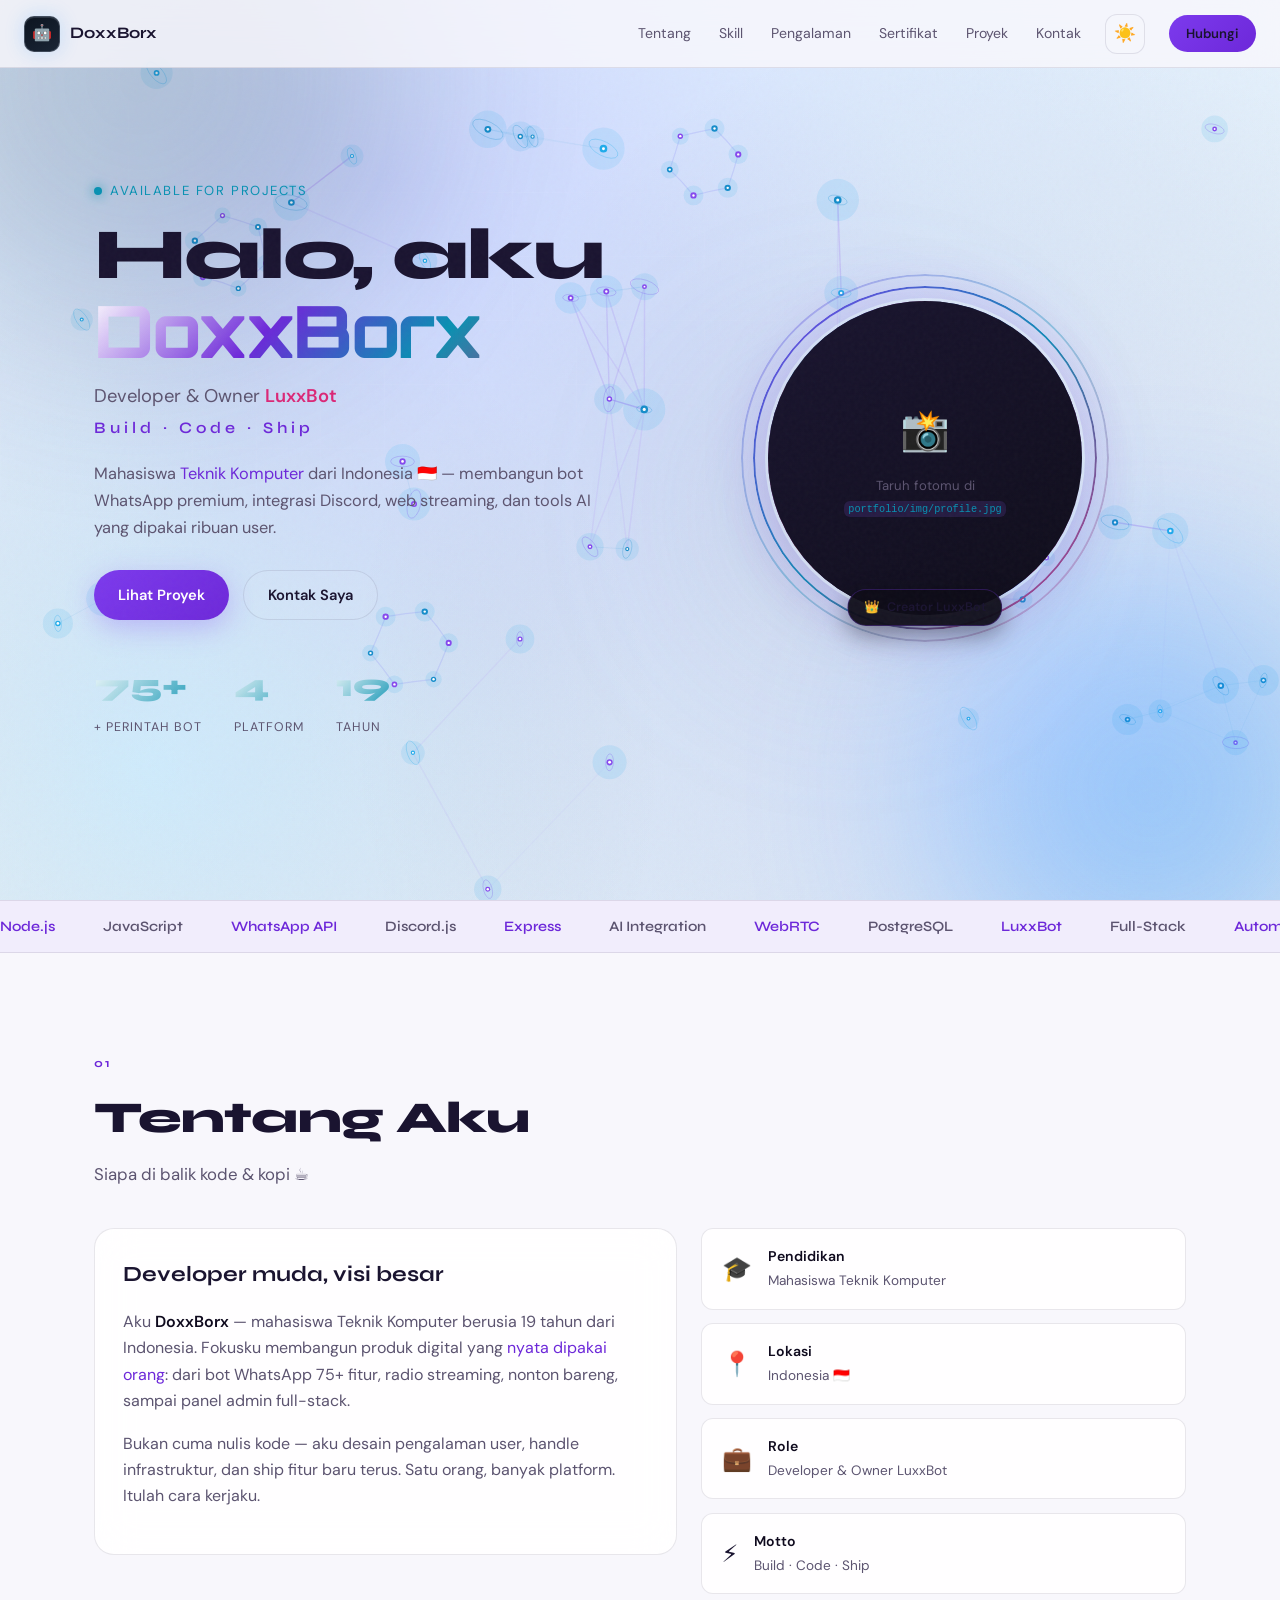
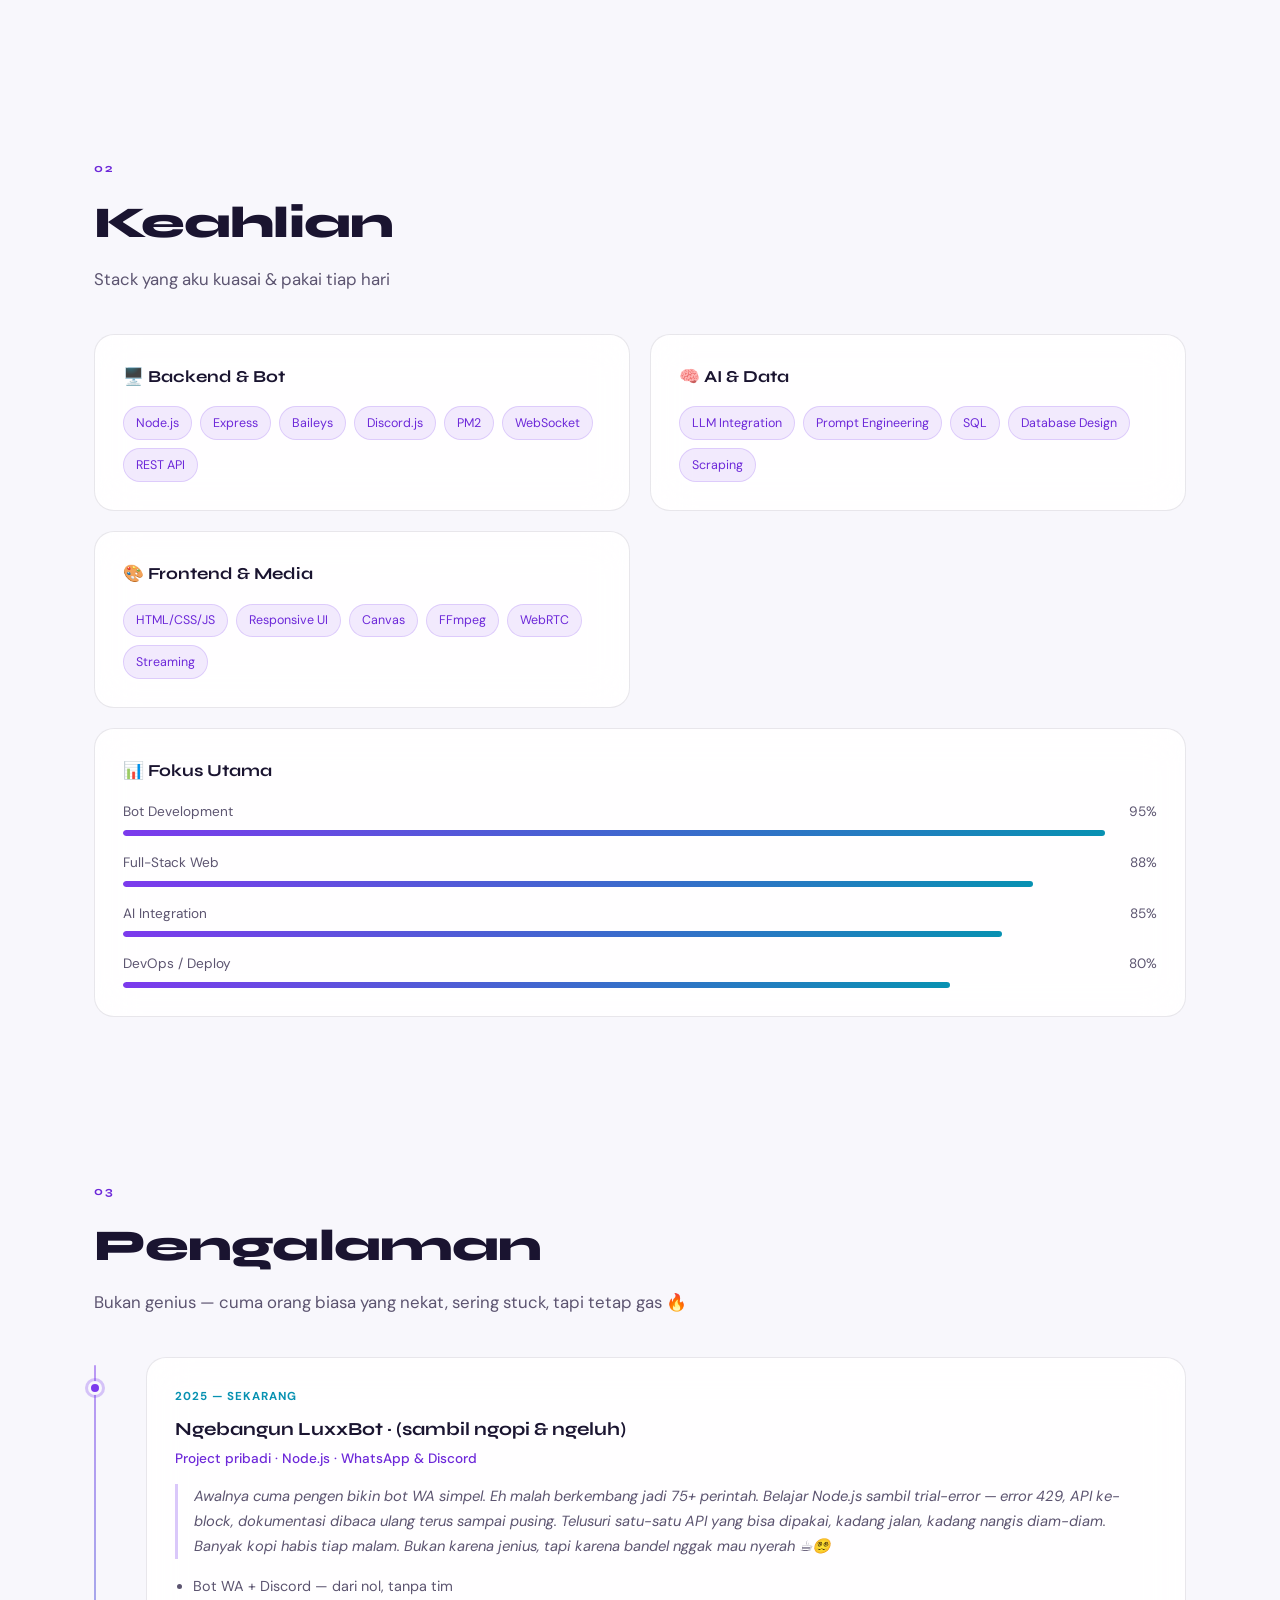
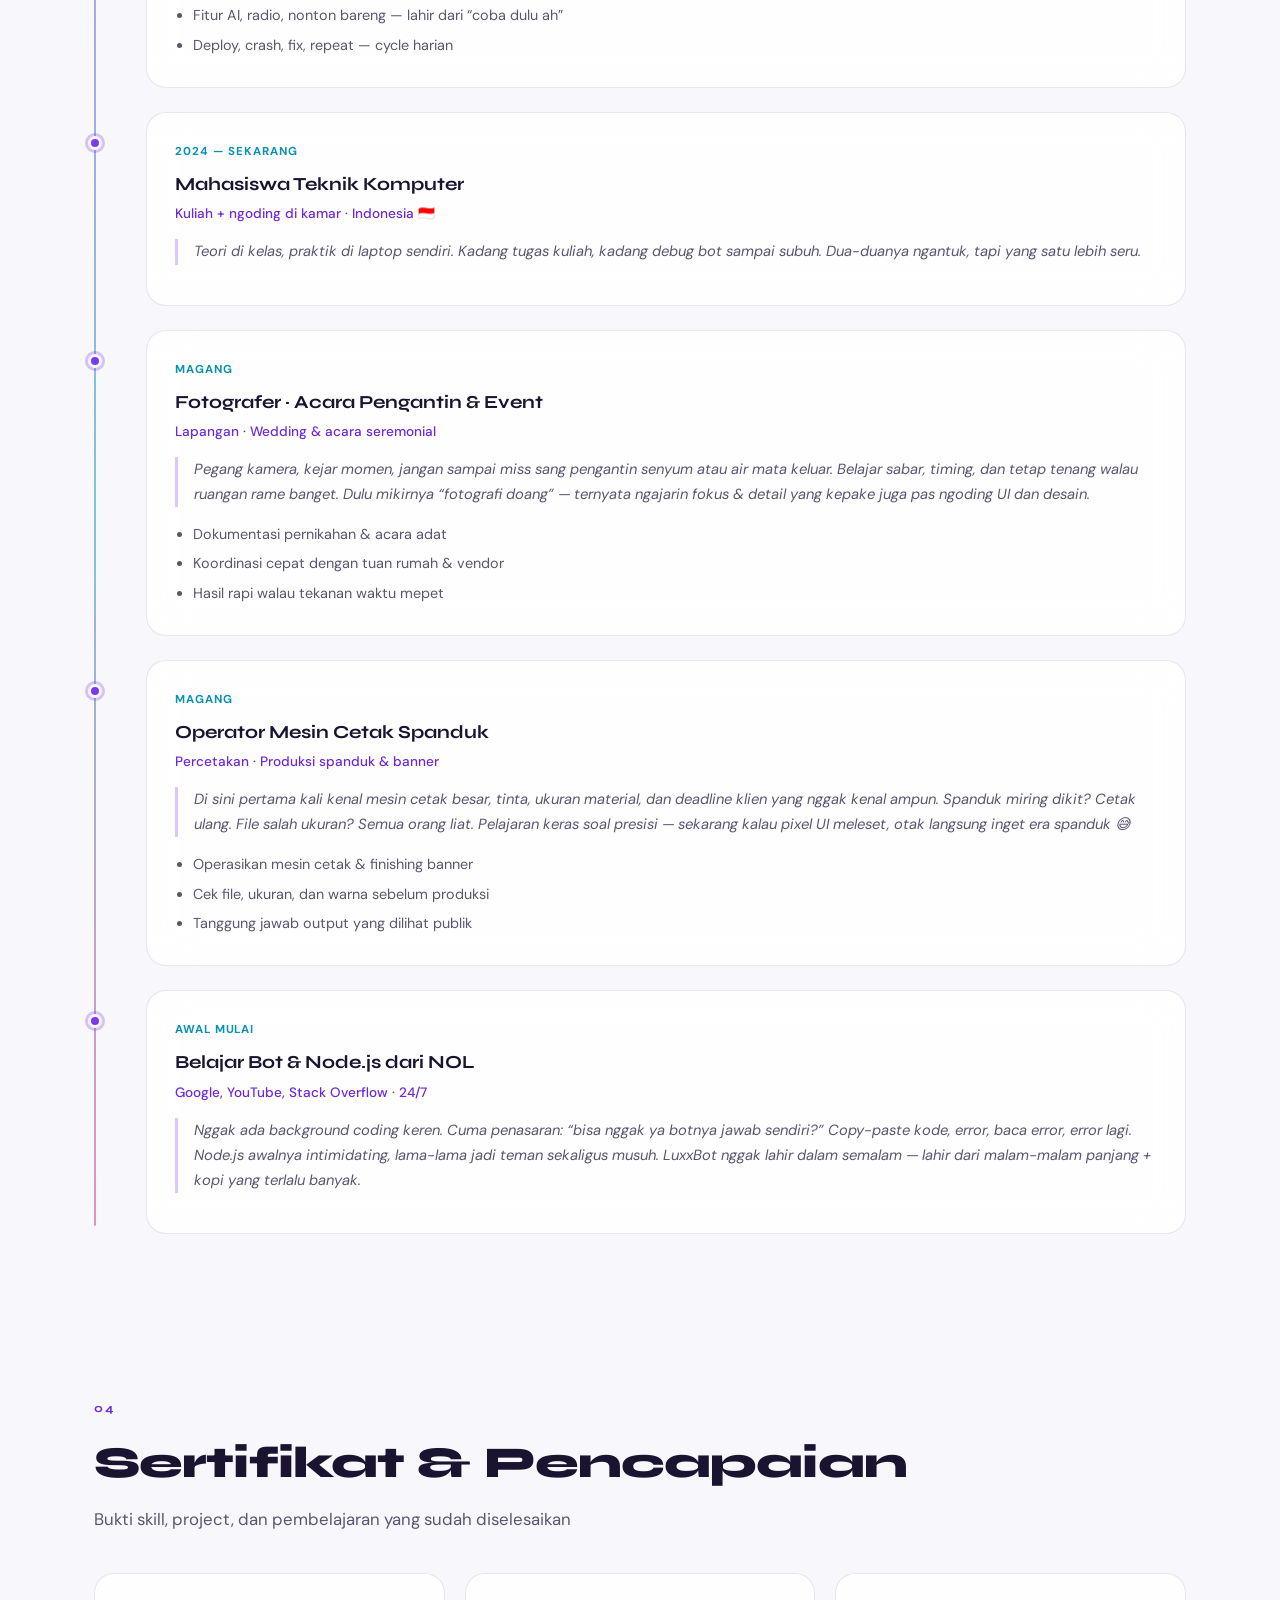
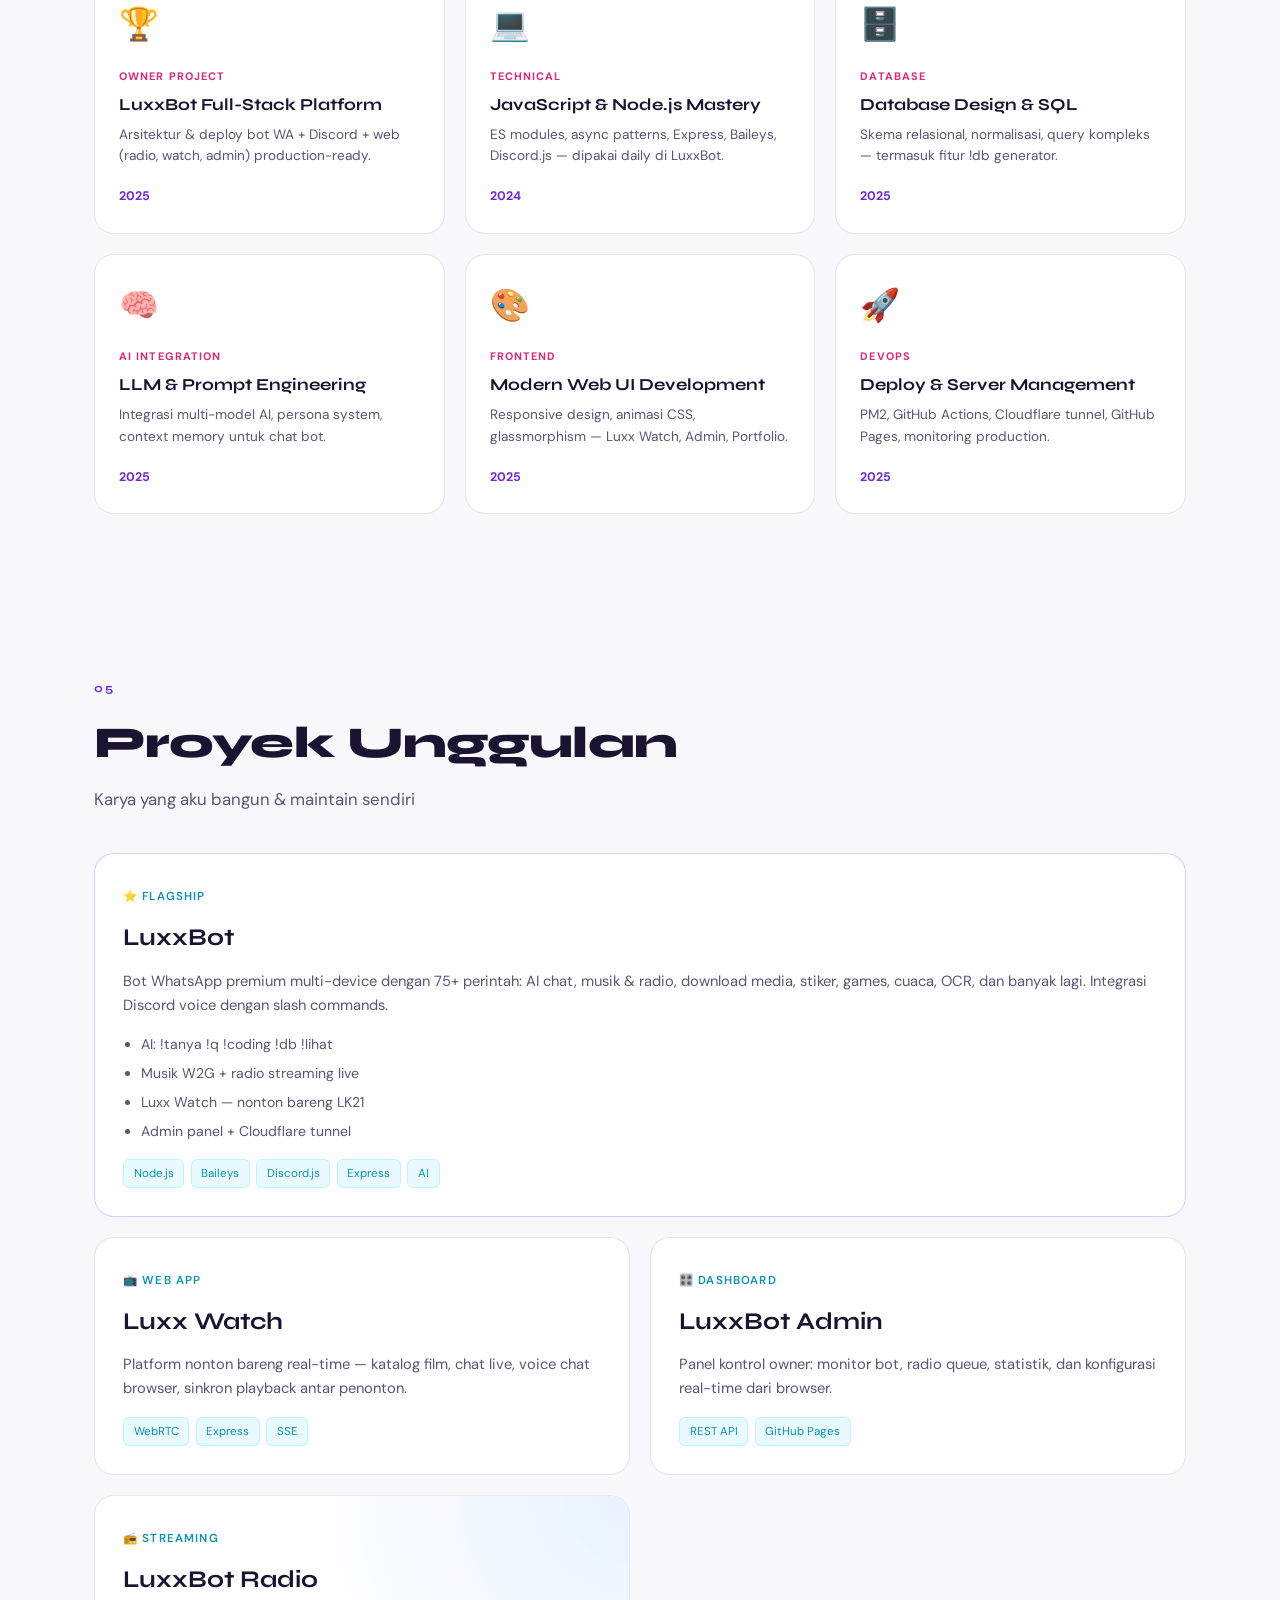
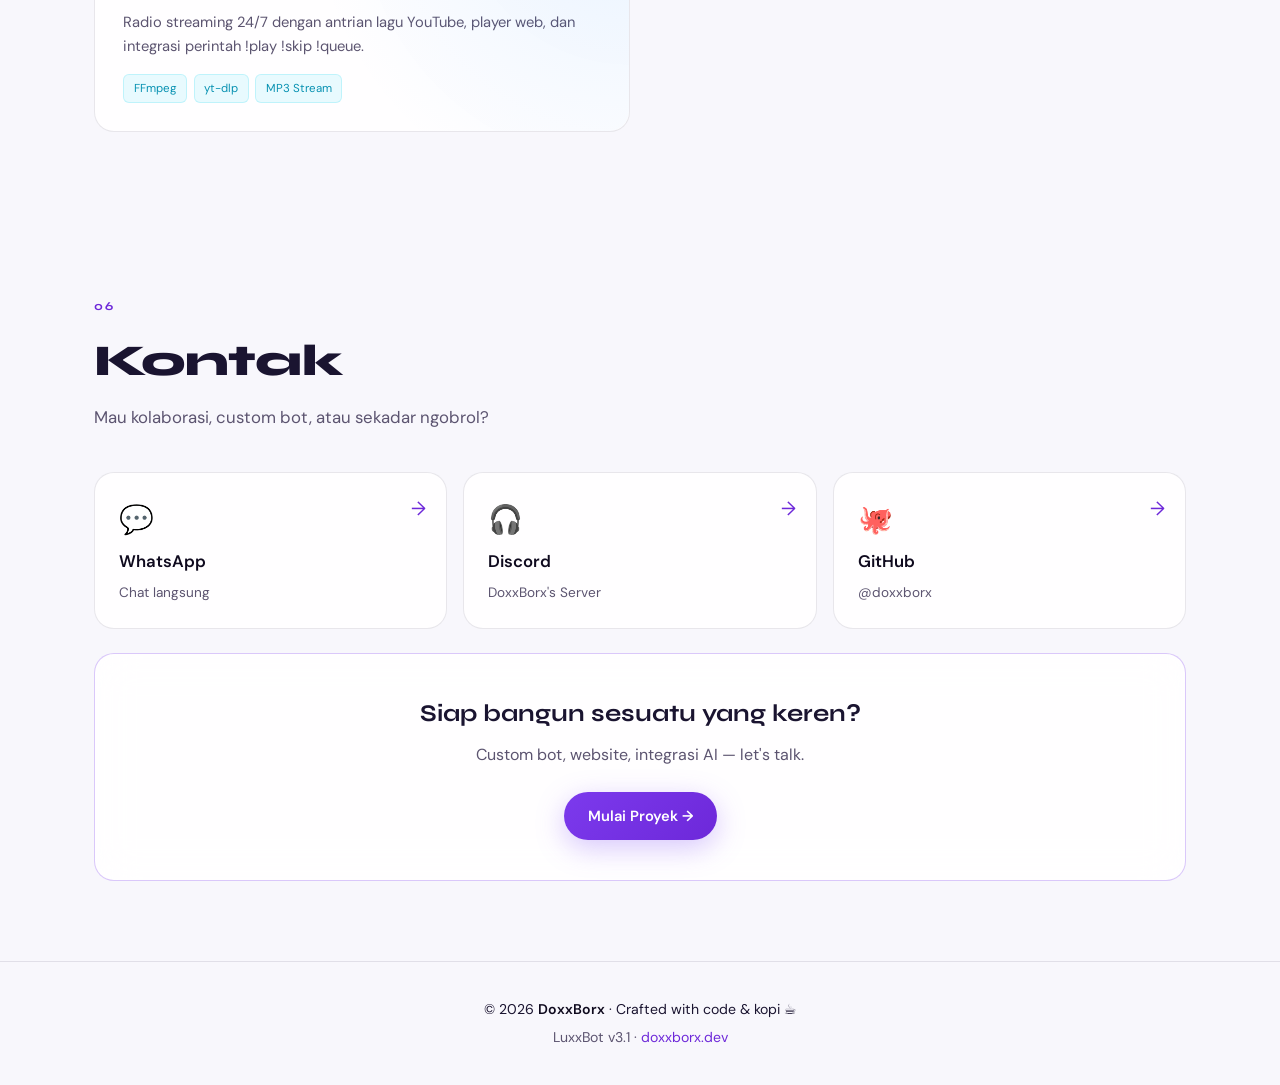
<file: index.html>
<!DOCTYPE html>
<html lang="id">
<head>
  <meta charset="UTF-8" />
  <meta name="viewport" content="width=device-width, initial-scale=1, viewport-fit=cover" />
  <meta name="theme-color" content="#050508" id="meta-theme" />
  <meta name="description" content="DoxxBorx — Developer & Owner LuxxBot. Mahasiswa Teknik Komputer dari Indonesia. Build · Code · Ship." />
  <meta property="og:title" content="DoxxBorx — Portfolio" />
  <meta property="og:description" content="Developer full-stack · LuxxBot · WhatsApp & Discord automation" />
  <script>
    (function () {
      var t = localStorage.getItem('portfolio-theme');
      if (!t && matchMedia('(prefers-color-scheme: light)').matches) t = 'light';
      if (t === 'light') document.documentElement.setAttribute('data-theme', 'light');
      var p = location.pathname;
      var base = '/';
      if (p.indexOf('/portfolio') === 0) base = '/portfolio/';
      else if (location.hostname.endsWith('github.io')) {
        var seg = p.split('/').filter(Boolean)[0];
        if (seg && !seg.includes('.')) base = '/' + seg + '/';
      }
      var el = document.createElement('base');
      el.href = base;
      document.head.appendChild(el);
    })();
  </script>
  <title>DoxxBorx — Portfolio</title>
  <link rel="preconnect" href="https://fonts.googleapis.com" />
  <link rel="preconnect" href="https://fonts.gstatic.com" crossorigin />
  <link href="https://fonts.googleapis.com/css2?family=DM+Sans:ital,opsz,wght@0,9..40,400;0,9..40,500;0,9..40,600;1,9..40,400&family=Orbitron:wght@500;600;700&family=Syne:wght@500;600;700;800&display=swap" rel="stylesheet" />
  <link rel="stylesheet" href="css/style.css" />
</head>
<body>
  <canvas id="network-canvas" class="network-canvas" aria-hidden="true"></canvas>
  <div class="grain" aria-hidden="true"></div>
  <div class="bg-mesh" aria-hidden="true">
    <div class="mesh-orb mesh-1"></div>
    <div class="mesh-orb mesh-2"></div>
    <div class="mesh-orb mesh-3"></div>
    <div class="grid-lines robot-grid"></div>
  </div>

  <div class="scroll-progress" id="scroll-progress" aria-hidden="true"></div>

  <header class="nav" id="nav">
    <a class="nav-logo" href="#top" data-scroll>
      <span class="logo-mark robot-mark">🤖</span>
      <span class="logo-text">DoxxBorx</span>
    </a>
    <nav class="nav-links" id="nav-links">
      <a href="#about" data-scroll>Tentang</a>
      <a href="#skills" data-scroll>Skill</a>
      <a href="#experience" data-scroll>Pengalaman</a>
      <a href="#certificates" data-scroll>Sertifikat</a>
      <a href="#projects" data-scroll>Proyek</a>
      <a href="#contact" data-scroll>Kontak</a>
    </nav>
    <button class="theme-toggle" id="theme-toggle" type="button" aria-label="Ganti tema">
      <span class="icon-sun" aria-hidden="true">☀️</span>
      <span class="icon-moon" aria-hidden="true">🌙</span>
    </button>
    <a class="nav-cta" href="#contact" data-scroll>Hubungi</a>
    <button class="nav-toggle" id="nav-toggle" type="button" aria-label="Menu">
      <span></span><span></span><span></span>
    </button>
  </header>

  <main id="top">
    <!-- HERO -->
    <section class="hero section">
      <div class="hero-content reveal">
        <p class="eyebrow">
          <span class="pulse-dot"></span>
          Available for projects
        </p>
        <h1 class="hero-title">
          <span class="line">Halo, aku</span>
          <span class="line gradient-text">DoxxBorx</span>
        </h1>
        <p class="hero-role">Developer & Owner <strong>LuxxBot</strong></p>
        <p class="hero-tagline">Build · Code · Ship</p>
        <p class="hero-desc">
          Mahasiswa <em>Teknik Komputer</em> dari Indonesia 🇮🇩 — membangun bot WhatsApp premium,
          integrasi Discord, web streaming, dan tools AI yang dipakai ribuan user.
        </p>
        <div class="hero-actions">
          <a class="btn btn-primary" href="#projects" data-scroll>Lihat Proyek</a>
          <a class="btn btn-ghost" href="#contact" data-scroll>Kontak Saya</a>
        </div>
        <div class="hero-stats">
          <div class="stat">
            <strong data-count="75">0</strong><span>+ Perintah Bot</span>
          </div>
          <div class="stat">
            <strong data-count="4">0</strong><span>Platform</span>
          </div>
          <div class="stat">
            <strong data-count="19">0</strong><span>Tahun</span>
          </div>
        </div>
      </div>

      <div class="hero-visual reveal" data-delay="1">
        <div class="photo-frame">
          <div class="photo-ring"></div>
          <div class="photo-ring photo-ring-2"></div>
          <div class="photo-wrap">
            <img
              id="profile-photo"
              src="img/profile.jpg"
              alt="Foto DoxxBorx"
              width="320"
              height="320"
              loading="eager"
            />
            <div class="photo-placeholder" id="photo-placeholder" hidden>
              <span class="ph-icon">📸</span>
              <span>Taruh fotomu di<br/><code>portfolio/img/profile.jpg</code></span>
            </div>
          </div>
          <div class="photo-badge">
            <span>👑</span> Creator LuxxBot
          </div>
        </div>
      </div>
    </section>

    <!-- MARQUEE -->
    <div class="marquee-wrap" aria-hidden="true">
      <div class="marquee">
        <span>Node.js</span><span>JavaScript</span><span>WhatsApp API</span><span>Discord.js</span>
        <span>Express</span><span>AI Integration</span><span>WebRTC</span><span>PostgreSQL</span>
        <span>LuxxBot</span><span>Full-Stack</span><span>Automation</span><span>UI Design</span>
        <span>Node.js</span><span>JavaScript</span><span>WhatsApp API</span><span>Discord.js</span>
        <span>Express</span><span>AI Integration</span><span>WebRTC</span><span>PostgreSQL</span>
      </div>
    </div>

    <!-- ABOUT -->
    <section class="section about" id="about">
      <div class="section-head reveal">
        <span class="section-num">01</span>
        <h2>Tentang Aku</h2>
        <p>Siapa di balik kode & kopi ☕</p>
      </div>
      <div class="about-grid">
        <article class="card about-card reveal">
          <h3>Developer muda, visi besar</h3>
          <p>
            Aku <strong>DoxxBorx</strong> — mahasiswa Teknik Komputer berusia 19 tahun dari Indonesia.
            Fokusku membangun produk digital yang <em>nyata dipakai orang</em>: dari bot WhatsApp 75+ fitur,
            radio streaming, nonton bareng, sampai panel admin full-stack.
          </p>
          <p>
            Bukan cuma nulis kode — aku desain pengalaman user, handle infrastruktur, dan ship fitur
            baru terus. Satu orang, banyak platform. Itulah cara kerjaku.
          </p>
        </article>
        <div class="about-facts reveal" data-delay="1">
          <div class="fact">
            <span class="fact-icon">🎓</span>
            <div>
              <strong>Pendidikan</strong>
              <p>Mahasiswa Teknik Komputer</p>
            </div>
          </div>
          <div class="fact">
            <span class="fact-icon">📍</span>
            <div>
              <strong>Lokasi</strong>
              <p>Indonesia 🇮🇩</p>
            </div>
          </div>
          <div class="fact">
            <span class="fact-icon">💼</span>
            <div>
              <strong>Role</strong>
              <p>Developer & Owner LuxxBot</p>
            </div>
          </div>
          <div class="fact">
            <span class="fact-icon">⚡</span>
            <div>
              <strong>Motto</strong>
              <p>Build · Code · Ship</p>
            </div>
          </div>
        </div>
      </div>
    </section>

    <!-- SKILLS -->
    <section class="section skills" id="skills">
      <div class="section-head reveal">
        <span class="section-num">02</span>
        <h2>Keahlian</h2>
        <p>Stack yang aku kuasai & pakai tiap hari</p>
      </div>
      <div class="skills-grid">
        <div class="skill-group card reveal">
          <h3>🖥️ Backend & Bot</h3>
          <div class="tags">
            <span>Node.js</span><span>Express</span><span>Baileys</span><span>Discord.js</span>
            <span>PM2</span><span>WebSocket</span><span>REST API</span>
          </div>
        </div>
        <div class="skill-group card reveal" data-delay="1">
          <h3>🧠 AI & Data</h3>
          <div class="tags">
            <span>LLM Integration</span><span>Prompt Engineering</span><span>SQL</span>
            <span>Database Design</span><span>Scraping</span>
          </div>
        </div>
        <div class="skill-group card reveal" data-delay="2">
          <h3>🎨 Frontend & Media</h3>
          <div class="tags">
            <span>HTML/CSS/JS</span><span>Responsive UI</span><span>Canvas</span>
            <span>FFmpeg</span><span>WebRTC</span><span>Streaming</span>
          </div>
        </div>
        <div class="skill-bars card reveal" data-delay="3">
          <h3>📊 Fokus Utama</h3>
          <div class="bar-item">
            <div class="bar-label"><span>Bot Development</span><span>95%</span></div>
            <div class="bar-track"><div class="bar-fill" data-width="95"></div></div>
          </div>
          <div class="bar-item">
            <div class="bar-label"><span>Full-Stack Web</span><span>88%</span></div>
            <div class="bar-track"><div class="bar-fill" data-width="88"></div></div>
          </div>
          <div class="bar-item">
            <div class="bar-label"><span>AI Integration</span><span>85%</span></div>
            <div class="bar-track"><div class="bar-fill" data-width="85"></div></div>
          </div>
          <div class="bar-item">
            <div class="bar-label"><span>DevOps / Deploy</span><span>80%</span></div>
            <div class="bar-track"><div class="bar-fill" data-width="80"></div></div>
          </div>
        </div>
      </div>
    </section>

    <!-- EXPERIENCE -->
    <section class="section experience" id="experience">
      <div class="section-head reveal">
        <span class="section-num">03</span>
        <h2>Pengalaman</h2>
        <p>Bukan genius — cuma orang biasa yang nekat, sering stuck, tapi tetap gas 🔥</p>
      </div>
      <div class="timeline">
        <article class="timeline-item reveal">
          <div class="timeline-marker"></div>
          <div class="timeline-card card">
            <span class="timeline-date">2025 — Sekarang</span>
            <h3>Ngebangun LuxxBot · (sambil ngopi & ngeluh)</h3>
            <p class="timeline-org">Project pribadi · Node.js · WhatsApp & Discord</p>
            <p class="timeline-story">
              Awalnya cuma pengen bikin bot WA simpel. Eh malah berkembang jadi 75+ perintah.
              Belajar Node.js sambil trial-error — error 429, API ke-block, dokumentasi dibaca ulang
              terus sampai pusing. Telusuri satu-satu API yang bisa dipakai, kadang jalan, kadang
              nangis diam-diam. Banyak kopi habis tiap malam. Bukan karena jenius, tapi karena bandel
              nggak mau nyerah ☕😵‍💫
            </p>
            <ul>
              <li>Bot WA + Discord — dari nol, tanpa tim</li>
              <li>Fitur AI, radio, nonton bareng — lahir dari “coba dulu ah”</li>
              <li>Deploy, crash, fix, repeat — cycle harian</li>
            </ul>
          </div>
        </article>
        <article class="timeline-item reveal" data-delay="1">
          <div class="timeline-marker"></div>
          <div class="timeline-card card">
            <span class="timeline-date">2024 — Sekarang</span>
            <h3>Mahasiswa Teknik Komputer</h3>
            <p class="timeline-org">Kuliah + ngoding di kamar · Indonesia 🇮🇩</p>
            <p class="timeline-story">
              Teori di kelas, praktik di laptop sendiri. Kadang tugas kuliah, kadang debug bot
              sampai subuh. Dua-duanya ngantuk, tapi yang satu lebih seru.
            </p>
          </div>
        </article>
        <article class="timeline-item reveal" data-delay="2">
          <div class="timeline-marker"></div>
          <div class="timeline-card card">
            <span class="timeline-date">Magang</span>
            <h3>Fotografer · Acara Pengantin & Event</h3>
            <p class="timeline-org">Lapangan · Wedding & acara seremonial</p>
            <p class="timeline-story">
              Pegang kamera, kejar momen, jangan sampai miss sang pengantin senyum atau air mata
              keluar. Belajar sabar, timing, dan tetap tenang walau ruangan rame banget.
              Dulu mikirnya “fotografi doang” — ternyata ngajarin fokus & detail yang kepake juga
              pas ngoding UI dan desain.
            </p>
            <ul>
              <li>Dokumentasi pernikahan & acara adat</li>
              <li>Koordinasi cepat dengan tuan rumah & vendor</li>
              <li>Hasil rapi walau tekanan waktu mepet</li>
            </ul>
          </div>
        </article>
        <article class="timeline-item reveal" data-delay="3">
          <div class="timeline-marker"></div>
          <div class="timeline-card card">
            <span class="timeline-date">Magang</span>
            <h3>Operator Mesin Cetak Spanduk</h3>
            <p class="timeline-org">Percetakan · Produksi spanduk & banner</p>
            <p class="timeline-story">
              Di sini pertama kali kenal mesin cetak besar, tinta, ukuran material, dan deadline
              klien yang nggak kenal ampun. Spanduk miring dikit? Cetak ulang. File salah ukuran?
              Semua orang liat. Pelajaran keras soal presisi — sekarang kalau pixel UI meleset,
              otak langsung inget era spanduk 😅
            </p>
            <ul>
              <li>Operasikan mesin cetak & finishing banner</li>
              <li>Cek file, ukuran, dan warna sebelum produksi</li>
              <li>Tanggung jawab output yang dilihat publik</li>
            </ul>
          </div>
        </article>
        <article class="timeline-item reveal" data-delay="1">
          <div class="timeline-marker"></div>
          <div class="timeline-card card">
            <span class="timeline-date">Awal mulai</span>
            <h3>Belajar Bot & Node.js dari NOL</h3>
            <p class="timeline-org">Google, YouTube, Stack Overflow · 24/7</p>
            <p class="timeline-story">
              Nggak ada background coding keren. Cuma penasaran: “bisa nggak ya botnya jawab sendiri?”
              Copy-paste kode, error, baca error, error lagi. Node.js awalnya intimidating,
              lama-lama jadi teman sekaligus musuh. LuxxBot nggak lahir dalam semalam —
              lahir dari malam-malam panjang + kopi yang terlalu banyak.
            </p>
          </div>
        </article>
      </div>
    </section>

    <!-- CERTIFICATES -->
    <section class="section certificates" id="certificates">
      <div class="section-head reveal">
        <span class="section-num">04</span>
        <h2>Sertifikat & Pencapaian</h2>
        <p>Bukti skill, project, dan pembelajaran yang sudah diselesaikan</p>
      </div>
      <div class="cert-grid">
        <article class="cert-card reveal">
          <div class="cert-icon">🏆</div>
          <span class="cert-badge">Owner Project</span>
          <h3>LuxxBot Full-Stack Platform</h3>
          <p>Arsitektur & deploy bot WA + Discord + web (radio, watch, admin) production-ready.</p>
          <span class="cert-year">2025</span>
        </article>
        <article class="cert-card reveal" data-delay="1">
          <div class="cert-icon">💻</div>
          <span class="cert-badge">Technical</span>
          <h3>JavaScript & Node.js Mastery</h3>
          <p>ES modules, async patterns, Express, Baileys, Discord.js — dipakai daily di LuxxBot.</p>
          <span class="cert-year">2024</span>
        </article>
        <article class="cert-card reveal" data-delay="2">
          <div class="cert-icon">🗄️</div>
          <span class="cert-badge">Database</span>
          <h3>Database Design & SQL</h3>
          <p>Skema relasional, normalisasi, query kompleks — termasuk fitur !db generator.</p>
          <span class="cert-year">2025</span>
        </article>
        <article class="cert-card reveal" data-delay="3">
          <div class="cert-icon">🧠</div>
          <span class="cert-badge">AI Integration</span>
          <h3>LLM & Prompt Engineering</h3>
          <p>Integrasi multi-model AI, persona system, context memory untuk chat bot.</p>
          <span class="cert-year">2025</span>
        </article>
        <article class="cert-card reveal" data-delay="1">
          <div class="cert-icon">🎨</div>
          <span class="cert-badge">Frontend</span>
          <h3>Modern Web UI Development</h3>
          <p>Responsive design, animasi CSS, glassmorphism — Luxx Watch, Admin, Portfolio.</p>
          <span class="cert-year">2025</span>
        </article>
        <article class="cert-card reveal" data-delay="2">
          <div class="cert-icon">🚀</div>
          <span class="cert-badge">DevOps</span>
          <h3>Deploy & Server Management</h3>
          <p>PM2, GitHub Actions, Cloudflare tunnel, GitHub Pages, monitoring production.</p>
          <span class="cert-year">2025</span>
        </article>
      </div>
    </section>

    <!-- PROJECTS -->
    <section class="section projects" id="projects">
      <div class="section-head reveal">
        <span class="section-num">05</span>
        <h2>Proyek Unggulan</h2>
        <p>Karya yang aku bangun & maintain sendiri</p>
      </div>
      <div class="project-grid">
        <article class="project-card featured reveal">
          <div class="project-glow"></div>
          <span class="project-tag">⭐ Flagship</span>
          <h3>LuxxBot</h3>
          <p class="project-desc">
            Bot WhatsApp premium multi-device dengan 75+ perintah: AI chat, musik & radio,
            download media, stiker, games, cuaca, OCR, dan banyak lagi. Integrasi Discord voice
            dengan slash commands.
          </p>
          <ul class="project-features">
            <li>AI: !tanya !q !coding !db !lihat</li>
            <li>Musik W2G + radio streaming live</li>
            <li>Luxx Watch — nonton bareng LK21</li>
            <li>Admin panel + Cloudflare tunnel</li>
          </ul>
          <div class="project-tech">
            <span>Node.js</span><span>Baileys</span><span>Discord.js</span><span>Express</span><span>AI</span>
          </div>
        </article>

        <article class="project-card reveal" data-delay="1">
          <span class="project-tag">📺 Web App</span>
          <h3>Luxx Watch</h3>
          <p class="project-desc">
            Platform nonton bareng real-time — katalog film, chat live, voice chat browser,
            sinkron playback antar penonton.
          </p>
          <div class="project-tech">
            <span>WebRTC</span><span>Express</span><span>SSE</span>
          </div>
        </article>

        <article class="project-card reveal" data-delay="2">
          <span class="project-tag">🎛️ Dashboard</span>
          <h3>LuxxBot Admin</h3>
          <p class="project-desc">
            Panel kontrol owner: monitor bot, radio queue, statistik, dan konfigurasi
            real-time dari browser.
          </p>
          <div class="project-tech">
            <span>REST API</span><span>GitHub Pages</span>
          </div>
        </article>

        <article class="project-card reveal project-card-radio" data-delay="3">
          <span class="project-tag">📻 Streaming</span>
          <h3>LuxxBot Radio</h3>
          <p class="project-desc">
            Radio streaming 24/7 dengan antrian lagu YouTube, player web, dan integrasi
            perintah !play !skip !queue.
          </p>
          <div class="project-tech">
            <span>FFmpeg</span><span>yt-dlp</span><span>MP3 Stream</span>
          </div>
        </article>
      </div>
    </section>

    <!-- CONTACT -->
    <section class="section contact" id="contact">
      <div class="section-head reveal">
        <span class="section-num">06</span>
        <h2>Kontak</h2>
        <p>Mau kolaborasi, custom bot, atau sekadar ngobrol?</p>
      </div>
      <div class="contact-grid reveal">
        <a class="contact-card" href="https://wa.me/6282384961407" target="_blank" rel="noopener noreferrer">
          <span class="contact-icon">💬</span>
          <strong>WhatsApp</strong>
          <p>Chat langsung</p>
          <span class="contact-arrow">→</span>
        </a>
        <a class="contact-card" href="https://discord.gg/QJQVDfvx" target="_blank" rel="noopener noreferrer">
          <span class="contact-icon">🎧</span>
          <strong>Discord</strong>
          <p>DoxxBorx's Server</p>
          <span class="contact-arrow">→</span>
        </a>
        <a class="contact-card" href="https://github.com/doxxborx" target="_blank" rel="noopener noreferrer">
          <span class="contact-icon">🐙</span>
          <strong>GitHub</strong>
          <p>@doxxborx</p>
          <span class="contact-arrow">→</span>
        </a>
      </div>
      <div class="contact-cta card reveal" data-delay="1">
        <h3>Siap bangun sesuatu yang keren?</h3>
        <p>Custom bot, website, integrasi AI — let's talk.</p>
        <a class="btn btn-primary" href="https://wa.me/6282384961407?text=Halo%20DoxxBorx%2C%20aku%20mau%20diskusi%20proyek" target="_blank" rel="noopener noreferrer">
          Mulai Proyek →
        </a>
      </div>
    </section>
  </main>

  <footer class="footer">
    <p>© <span id="year"></span> <strong>DoxxBorx</strong> · Crafted with code & kopi ☕</p>
    <p class="muted">LuxxBot v3.1 · <a href="https://doxxborx.dev" class="footer-link">doxxborx.dev</a></p>
  </footer>

  <script src="js/app.js" defer></script>
  <script src="js/network-bg.js" defer></script>
</body>
</html>
</file>
<file: css/style.css>
:root {
  --bg: #030508;
  --bg2: #0a0f18;
  --card: rgba(8, 14, 24, 0.82);
  --border: rgba(148, 163, 184, 0.14);
  --border-glow: rgba(30, 144, 255, 0.4);
  --text: #dce8f5;
  --text-strong: #f1f5f9;
  --muted: #8ba3be;
  --violet: #1e90ff;
  --violet2: #60a5fa;
  --cyan: #94a3b8;
  --pink: #3b82f6;
  --gold: #cbd5e1;
  --robot-line: rgba(30, 144, 255, 0.1);
  --nav-bg: rgba(5, 5, 8, 0.65);
  --nav-bg-scroll: rgba(5, 5, 8, 0.9);
  --mesh-opacity: 0.45;
  --grain-opacity: 0.04;
  --tag-bg: rgba(139, 92, 246, 0.12);
  --tag-border: rgba(139, 92, 246, 0.2);
  --radius: 20px;
  --radius-sm: 12px;
  --font-display: 'Syne', system-ui, sans-serif;
  --font-body: 'DM Sans', system-ui, sans-serif;
  --shadow: 0 32px 80px rgba(0, 0, 0, 0.55);
  --safe-t: env(safe-area-inset-top, 0px);
  --safe-b: env(safe-area-inset-bottom, 0px);
}

html[data-theme="light"] {
  --bg: #f8f7fc;
  --bg2: #eeeaf8;
  --card: rgba(255, 255, 255, 0.88);
  --border: rgba(30, 20, 60, 0.1);
  --border-glow: rgba(124, 58, 237, 0.28);
  --text: #1a1430;
  --text-strong: #0f0a1e;
  --muted: #5c5470;
  --violet: #7c3aed;
  --violet2: #6d28d9;
  --cyan: #0891b2;
  --pink: #db2777;
  --gold: #d97706;
  --nav-bg: rgba(248, 247, 252, 0.82);
  --nav-bg-scroll: rgba(248, 247, 252, 0.96);
  --mesh-opacity: 0.22;
  --grain-opacity: 0.03;
  --tag-bg: rgba(124, 58, 237, 0.1);
  --tag-border: rgba(124, 58, 237, 0.18);
  --shadow: 0 24px 60px rgba(80, 60, 140, 0.12);
}

*, *::before, *::after { box-sizing: border-box; }

html {
  scroll-behavior: smooth;
  scroll-padding-top: 5rem;
}

body {
  margin: 0;
  font-family: var(--font-body);
  background: var(--bg);
  color: var(--text);
  line-height: 1.65;
  overflow-x: hidden;
  -webkit-font-smoothing: antialiased;
  transition: background 0.35s ease, color 0.35s ease;
}

a { color: inherit; text-decoration: none; }
img { max-width: 100%; display: block; }
strong { color: var(--text-strong); font-weight: 600; }
em { color: var(--violet2); font-style: normal; }
code {
  font-size: 0.78em;
  background: rgba(139, 92, 246, 0.15);
  padding: 0.15em 0.45em;
  border-radius: 6px;
  color: var(--cyan);
}

/* Background */
.grain {
  position: fixed;
  inset: 0;
  z-index: 100;
  pointer-events: none;
  opacity: var(--grain-opacity);
  background-image: url("data:image/svg+xml,%3Csvg viewBox='0 0 256 256' xmlns='http://www.w3.org/2000/svg'%3E%3Cfilter id='n'%3E%3CfeTurbulence type='fractalNoise' baseFrequency='0.85' numOctaves='4' stitchTiles='stitch'/%3E%3C/filter%3E%3Crect width='100%25' height='100%25' filter='url(%23n)'/%3E%3C/svg%3E");
}

.bg-mesh {
  position: fixed;
  inset: 0;
  z-index: 0;
  pointer-events: none;
  overflow: hidden;
}

.mesh-orb {
  position: absolute;
  border-radius: 50%;
  filter: blur(100px);
  opacity: var(--mesh-opacity);
  animation: drift 18s ease-in-out infinite;
}

.mesh-1 { width: 520px; height: 520px; background: #1e3a5f; top: -180px; left: -120px; }
.mesh-2 { width: 420px; height: 420px; background: #1e90ff; bottom: -100px; right: -80px; animation-delay: -6s; opacity: 0.35; }
.mesh-3 { width: 300px; height: 300px; background: #94a3b8; top: 40%; left: 55%; animation-delay: -12s; opacity: 0.15; }

.network-canvas {
  position: fixed;
  inset: 0;
  z-index: 0;
  pointer-events: none;
  opacity: 0.92;
}

.robot-grid {
  background-image:
    linear-gradient(var(--robot-line) 1px, transparent 1px),
    linear-gradient(90deg, var(--robot-line) 1px, transparent 1px);
  background-size: 48px 48px;
}

.robot-mark {
  font-size: 1rem !important;
  background: linear-gradient(145deg, #0c1420, #1a2535) !important;
  border: 1px solid rgba(148, 163, 184, 0.35);
  box-shadow: 0 0 20px rgba(30, 144, 255, 0.2), inset 0 1px 0 rgba(203, 213, 225, 0.15);
}

.grid-lines {
  position: absolute;
  inset: 0;
  background-image:
    linear-gradient(rgba(255,255,255,0.03) 1px, transparent 1px),
    linear-gradient(90deg, rgba(255,255,255,0.03) 1px, transparent 1px);
  background-size: 64px 64px;
  mask-image: radial-gradient(ellipse 80% 60% at 50% 30%, black, transparent);
}

@keyframes drift {
  0%, 100% { transform: translate(0, 0) scale(1); }
  50% { transform: translate(24px, -20px) scale(1.05); }
}

.scroll-progress {
  position: fixed;
  top: 0;
  left: 0;
  height: 2px;
  width: 0%;
  background: linear-gradient(90deg, var(--violet), var(--cyan), var(--pink));
  z-index: 200;
  transition: width 0.1s linear;
}

/* Nav */
.nav {
  position: fixed;
  top: 0;
  left: 0;
  right: 0;
  z-index: 150;
  display: flex;
  align-items: center;
  gap: 1.5rem;
  padding: calc(0.85rem + var(--safe-t)) 1.5rem 0.85rem;
  background: var(--nav-bg);
  backdrop-filter: blur(16px);
  border-bottom: 1px solid var(--border);
  transition: background 0.3s, box-shadow 0.3s;
}

.nav.scrolled {
  background: var(--nav-bg-scroll);
  box-shadow: 0 8px 32px rgba(0, 0, 0, 0.15);
}

.nav-logo {
  display: flex;
  align-items: center;
  gap: 0.6rem;
  font-family: var(--font-display);
  font-weight: 700;
}

.logo-mark {
  width: 36px;
  height: 36px;
  display: grid;
  place-items: center;
  background: linear-gradient(135deg, var(--violet), var(--cyan));
  border-radius: 10px;
  font-size: 0.75rem;
  font-weight: 800;
  color: #fff;
}

.logo-text { font-size: 1rem; }

.nav-links {
  display: flex;
  gap: 1.75rem;
  margin-left: auto;
}

.nav-links a {
  font-size: 0.88rem;
  color: var(--muted);
  transition: color 0.2s;
  position: relative;
}

.nav-links a::after {
  content: '';
  position: absolute;
  bottom: -4px;
  left: 0;
  width: 0;
  height: 2px;
  background: linear-gradient(90deg, var(--violet), var(--cyan));
  transition: width 0.25s;
}

.nav-links a:hover,
.nav-links a.active { color: var(--text); }

.nav-links a:hover::after,
.nav-links a.active::after { width: 100%; }

.nav-cta {
  padding: 0.5rem 1.1rem;
  background: linear-gradient(135deg, var(--violet), #6d28d9);
  border-radius: 999px;
  font-size: 0.82rem;
  font-weight: 600;
  transition: transform 0.2s, box-shadow 0.2s;
}

.nav-cta:hover {
  transform: translateY(-1px);
  box-shadow: 0 8px 24px rgba(139, 92, 246, 0.4);
}

.theme-toggle {
  display: grid;
  place-items: center;
  width: 40px;
  height: 40px;
  border-radius: 12px;
  border: 1px solid var(--border);
  background: rgba(255, 255, 255, 0.04);
  cursor: pointer;
  font-size: 1.1rem;
  transition: border-color 0.2s, transform 0.2s, background 0.2s;
  flex-shrink: 0;
}

.theme-toggle:hover {
  border-color: var(--border-glow);
  transform: scale(1.05);
}

html:not([data-theme="light"]) .theme-toggle .icon-sun { display: none; }
html[data-theme="light"] .theme-toggle .icon-moon { display: none; }

.nav-toggle {
  display: none;
  flex-direction: column;
  gap: 5px;
  background: none;
  border: none;
  cursor: pointer;
  padding: 4px;
  margin-left: auto;
}

.nav-toggle span {
  display: block;
  width: 22px;
  height: 2px;
  background: var(--text);
  border-radius: 2px;
  transition: transform 0.3s, opacity 0.3s;
}

/* Layout */
main { position: relative; z-index: 1; }

.section {
  max-width: 1140px;
  margin: 0 auto;
  padding: 5rem 1.5rem;
}

.section-head { margin-bottom: 2.5rem; }

.section-num {
  display: inline-block;
  font-family: var(--font-display);
  font-size: 0.75rem;
  font-weight: 700;
  letter-spacing: 0.2em;
  color: var(--violet2);
  margin-bottom: 0.5rem;
}

.section-head h2 {
  font-family: var(--font-display);
  font-size: clamp(2rem, 5vw, 2.75rem);
  font-weight: 800;
  margin: 0 0 0.4rem;
  letter-spacing: -0.02em;
}

.section-head p { margin: 0; color: var(--muted); font-size: 1.05rem; }

.card {
  background: var(--card);
  border: 1px solid var(--border);
  border-radius: var(--radius);
  backdrop-filter: blur(20px);
  padding: 1.75rem;
}

/* Hero */
.hero {
  min-height: 100vh;
  display: grid;
  grid-template-columns: 1fr 1fr;
  align-items: center;
  gap: 3rem;
  padding-top: calc(6rem + var(--safe-t));
}

.eyebrow {
  display: inline-flex;
  align-items: center;
  gap: 0.5rem;
  font-size: 0.82rem;
  color: var(--cyan);
  text-transform: uppercase;
  letter-spacing: 0.12em;
  margin: 0 0 1rem;
}

.pulse-dot {
  width: 8px;
  height: 8px;
  background: var(--cyan);
  border-radius: 50%;
  animation: pulse 2s ease infinite;
  box-shadow: 0 0 12px var(--cyan);
}

@keyframes pulse {
  0%, 100% { opacity: 1; transform: scale(1); }
  50% { opacity: 0.5; transform: scale(0.85); }
}

.hero-title {
  font-family: var(--font-display);
  font-size: clamp(2.8rem, 7vw, 4.5rem);
  font-weight: 800;
  line-height: 1.05;
  margin: 0 0 0.75rem;
  letter-spacing: -0.03em;
}

.hero-title .line { display: block; }

.gradient-text {
  background: linear-gradient(135deg, #fff 0%, var(--violet2) 35%, var(--cyan) 65%, var(--pink) 100%);
  font-family: 'Orbitron', var(--font-display);
  -webkit-background-clip: text;
  -webkit-text-fill-color: transparent;
  background-clip: text;
}

.hero-role {
  font-size: 1.15rem;
  color: var(--muted);
  margin: 0 0 0.25rem;
}

.hero-role strong { color: var(--pink); }

.hero-tagline {
  font-family: var(--font-display);
  font-weight: 600;
  font-size: 1rem;
  letter-spacing: 0.25em;
  color: var(--violet2);
  margin: 0 0 1.25rem;
}

.hero-desc {
  color: var(--muted);
  font-size: 1.02rem;
  max-width: 32rem;
  margin: 0 0 1.75rem;
}

.hero-actions {
  display: flex;
  flex-wrap: wrap;
  gap: 0.85rem;
  margin-bottom: 2.5rem;
}

.btn {
  display: inline-flex;
  align-items: center;
  justify-content: center;
  padding: 0.75rem 1.5rem;
  border-radius: 999px;
  font-weight: 600;
  font-size: 0.92rem;
  transition: transform 0.2s, box-shadow 0.2s, background 0.2s;
  cursor: pointer;
  border: none;
}

.btn-primary {
  background: linear-gradient(135deg, var(--violet), #6d28d9);
  color: #fff;
  box-shadow: 0 8px 28px rgba(139, 92, 246, 0.35);
}

.btn-primary:hover {
  transform: translateY(-2px);
  box-shadow: 0 12px 36px rgba(139, 92, 246, 0.5);
}

.btn-ghost {
  background: rgba(255, 255, 255, 0.05);
  border: 1px solid var(--border);
  color: var(--text);
}

.btn-ghost:hover {
  background: rgba(255, 255, 255, 0.1);
  border-color: var(--border-glow);
}

.btn-radio {
  border-color: rgba(30, 144, 255, 0.35);
  background: rgba(30, 144, 255, 0.08);
}

.btn-radio:hover {
  border-color: var(--violet);
  box-shadow: 0 8px 24px rgba(30, 144, 255, 0.2);
}

.btn-sm {
  margin-top: 1rem;
  padding: 0.55rem 1.1rem;
  font-size: 0.82rem;
}

.project-card-radio {
  border-color: rgba(30, 144, 255, 0.28);
}

.project-card-radio::after {
  content: '';
  position: absolute;
  inset: 0;
  pointer-events: none;
  border-radius: inherit;
  background: radial-gradient(circle at 100% 0%, rgba(30, 144, 255, 0.1), transparent 55%);
}

.hero-stats {
  display: flex;
  gap: 2rem;
  flex-wrap: wrap;
}

.stat strong {
  display: block;
  font-family: var(--font-display);
  font-size: 2rem;
  font-weight: 800;
  background: linear-gradient(135deg, #fff, var(--cyan));
  -webkit-background-clip: text;
  -webkit-text-fill-color: transparent;
  background-clip: text;
}

.stat span {
  font-size: 0.78rem;
  color: var(--muted);
  text-transform: uppercase;
  letter-spacing: 0.08em;
}

/* Photo */
.hero-visual {
  display: flex;
  justify-content: center;
  align-items: center;
}

.photo-frame {
  position: relative;
  width: min(320px, 80vw);
  aspect-ratio: 1;
}

.photo-ring {
  position: absolute;
  inset: -12px;
  border-radius: 50%;
  border: 2px solid transparent;
  background: linear-gradient(135deg, var(--violet), var(--cyan), var(--pink)) border-box;
  -webkit-mask: linear-gradient(#fff 0 0) padding-box, linear-gradient(#fff 0 0);
  -webkit-mask-composite: xor;
  mask-composite: exclude;
  animation: spin 12s linear infinite;
}

.photo-ring-2 {
  inset: -24px;
  opacity: 0.35;
  animation-direction: reverse;
  animation-duration: 18s;
}

@keyframes spin { to { transform: rotate(360deg); } }

.photo-wrap {
  position: relative;
  width: 100%;
  height: 100%;
  border-radius: 50%;
  overflow: hidden;
  border: 3px solid rgba(255, 255, 255, 0.1);
  box-shadow: var(--shadow), 0 0 60px rgba(139, 92, 246, 0.25);
}

.photo-wrap img {
  width: 100%;
  height: 100%;
  object-fit: cover;
}

.photo-placeholder {
  position: absolute;
  inset: 0;
  display: flex;
  flex-direction: column;
  align-items: center;
  justify-content: center;
  gap: 0.75rem;
  background: linear-gradient(145deg, #1a1530, #0f0d1a);
  text-align: center;
  padding: 1.5rem;
  font-size: 0.82rem;
  color: var(--muted);
}

.ph-icon { font-size: 2.5rem; }

.photo-badge {
  position: absolute;
  bottom: -8px;
  left: 50%;
  transform: translateX(-50%);
  display: flex;
  align-items: center;
  gap: 0.4rem;
  padding: 0.45rem 1rem;
  background: rgba(14, 12, 24, 0.95);
  border: 1px solid var(--border-glow);
  border-radius: 999px;
  font-size: 0.78rem;
  font-weight: 600;
  white-space: nowrap;
  box-shadow: 0 8px 24px rgba(0, 0, 0, 0.4);
}

/* Marquee */
.marquee-wrap {
  overflow: hidden;
  border-block: 1px solid var(--border);
  background: rgba(139, 92, 246, 0.06);
  padding: 0.85rem 0;
  margin-bottom: 1rem;
}

.marquee {
  display: flex;
  gap: 3rem;
  animation: marquee 28s linear infinite;
  width: max-content;
}

.marquee span {
  font-family: var(--font-display);
  font-weight: 600;
  font-size: 0.9rem;
  color: var(--muted);
  white-space: nowrap;
}

.marquee span:nth-child(odd) { color: var(--violet2); }

@keyframes marquee {
  from { transform: translateX(0); }
  to { transform: translateX(-50%); }
}

/* About */
.about-grid {
  display: grid;
  grid-template-columns: 1.2fr 1fr;
  gap: 1.5rem;
  align-items: start;
}

.about-card h3 {
  font-family: var(--font-display);
  font-size: 1.35rem;
  margin: 0 0 1rem;
}

.about-card p {
  color: var(--muted);
  margin: 0 0 1rem;
}

.about-facts {
  display: flex;
  flex-direction: column;
  gap: 0.85rem;
}

.fact {
  display: flex;
  align-items: center;
  gap: 1rem;
  padding: 1rem 1.25rem;
  background: var(--card);
  border: 1px solid var(--border);
  border-radius: var(--radius-sm);
  transition: border-color 0.2s, transform 0.2s;
}

.fact:hover {
  border-color: var(--border-glow);
  transform: translateX(4px);
}

.fact-icon { font-size: 1.5rem; }

.fact strong {
  display: block;
  font-size: 0.88rem;
  margin-bottom: 0.1rem;
}

.fact p { margin: 0; font-size: 0.85rem; color: var(--muted); }

/* Skills */
.skills-grid {
  display: grid;
  grid-template-columns: repeat(2, 1fr);
  gap: 1.25rem;
}

.skill-group h3,
.skill-bars h3 {
  font-family: var(--font-display);
  font-size: 1.05rem;
  margin: 0 0 1rem;
}

.tags {
  display: flex;
  flex-wrap: wrap;
  gap: 0.5rem;
}

.tags span {
  padding: 0.35rem 0.75rem;
  background: var(--tag-bg);
  border: 1px solid var(--tag-border);
  border-radius: 999px;
  font-size: 0.78rem;
  color: var(--violet2);
  transition: background 0.2s, transform 0.2s;
}

.tags span:hover {
  background: var(--tag-border);
  transform: translateY(-1px);
}

/* Experience timeline */
.timeline {
  position: relative;
  padding-left: 1.5rem;
}

.timeline::before {
  content: '';
  position: absolute;
  left: 0;
  top: 8px;
  bottom: 8px;
  width: 2px;
  background: linear-gradient(180deg, var(--violet), var(--cyan), var(--pink));
  border-radius: 2px;
  opacity: 0.5;
}

.timeline-item {
  position: relative;
  padding-left: 1.75rem;
  margin-bottom: 1.5rem;
}

.timeline-item:last-child { margin-bottom: 0; }

.timeline-marker {
  position: absolute;
  left: -1.5rem;
  top: 1.5rem;
  width: 14px;
  height: 14px;
  margin-left: -6px;
  background: var(--violet);
  border: 3px solid var(--bg);
  border-radius: 50%;
  box-shadow: 0 0 0 3px var(--border-glow);
  z-index: 1;
}

.timeline-card { padding: 1.5rem 1.75rem; }

.timeline-date {
  display: inline-block;
  font-size: 0.72rem;
  font-weight: 700;
  letter-spacing: 0.08em;
  text-transform: uppercase;
  color: var(--cyan);
  margin-bottom: 0.5rem;
}

.timeline-card h3 {
  font-family: var(--font-display);
  font-size: 1.15rem;
  margin: 0 0 0.25rem;
}

.timeline-org {
  font-size: 0.85rem;
  color: var(--violet2);
  margin: 0 0 0.85rem;
  font-weight: 500;
}

.timeline-story {
  font-size: 0.92rem;
  color: var(--muted);
  line-height: 1.7;
  margin: 0 0 1rem;
  font-style: italic;
  border-left: 3px solid var(--border-glow);
  padding-left: 1rem;
}

.timeline-card ul {
  margin: 0;
  padding-left: 1.1rem;
  color: var(--muted);
  font-size: 0.9rem;
}

.timeline-card li { margin-bottom: 0.35rem; }

/* Certificates */
.cert-grid {
  display: grid;
  grid-template-columns: repeat(3, 1fr);
  gap: 1.25rem;
}

.cert-card {
  position: relative;
  background: var(--card);
  border: 1px solid var(--border);
  border-radius: var(--radius);
  padding: 1.5rem;
  transition: transform 0.25s, border-color 0.25s, box-shadow 0.25s;
  overflow: hidden;
}

.cert-card::before {
  content: '';
  position: absolute;
  top: 0;
  left: 0;
  right: 0;
  height: 3px;
  background: linear-gradient(90deg, var(--violet), var(--cyan));
  opacity: 0;
  transition: opacity 0.25s;
}

.cert-card:hover {
  transform: translateY(-4px);
  border-color: var(--border-glow);
  box-shadow: var(--shadow);
}

.cert-card:hover::before { opacity: 1; }

.cert-icon {
  font-size: 2rem;
  margin-bottom: 0.65rem;
}

.cert-badge {
  display: inline-block;
  font-size: 0.68rem;
  font-weight: 700;
  letter-spacing: 0.1em;
  text-transform: uppercase;
  color: var(--pink);
  margin-bottom: 0.5rem;
}

.cert-card h3 {
  font-family: var(--font-display);
  font-size: 1.05rem;
  margin: 0 0 0.5rem;
  line-height: 1.35;
}

.cert-card p {
  font-size: 0.85rem;
  color: var(--muted);
  margin: 0 0 1rem;
  line-height: 1.55;
}

.cert-year {
  font-size: 0.78rem;
  font-weight: 700;
  color: var(--violet2);
}

.skill-bars { grid-column: span 2; }

.bar-item { margin-bottom: 1rem; }
.bar-item:last-child { margin-bottom: 0; }

.bar-label {
  display: flex;
  justify-content: space-between;
  font-size: 0.85rem;
  margin-bottom: 0.4rem;
  color: var(--muted);
}

.bar-track {
  height: 6px;
  background: rgba(255, 255, 255, 0.06);
  border-radius: 999px;
  overflow: hidden;
}

.bar-fill {
  height: 100%;
  width: 0%;
  background: linear-gradient(90deg, var(--violet), var(--cyan));
  border-radius: 999px;
  transition: width 1.2s cubic-bezier(0.22, 1, 0.36, 1);
}

/* Projects */
.project-grid {
  display: grid;
  grid-template-columns: repeat(2, 1fr);
  gap: 1.25rem;
}

.project-card {
  position: relative;
  background: var(--card);
  border: 1px solid var(--border);
  border-radius: var(--radius);
  padding: 1.75rem;
  overflow: hidden;
  transition: transform 0.3s, border-color 0.3s, box-shadow 0.3s;
}

.project-card:hover {
  transform: translateY(-4px);
  border-color: var(--border-glow);
  box-shadow: 0 20px 50px rgba(0, 0, 0, 0.35);
}

.project-card.featured {
  grid-column: span 2;
  border-color: rgba(139, 92, 246, 0.3);
}

.project-glow {
  position: absolute;
  top: -50%;
  right: -30%;
  width: 300px;
  height: 300px;
  background: radial-gradient(circle, rgba(139, 92, 246, 0.2), transparent 70%);
  pointer-events: none;
}

.project-tag {
  display: inline-block;
  font-size: 0.72rem;
  font-weight: 600;
  text-transform: uppercase;
  letter-spacing: 0.1em;
  color: var(--cyan);
  margin-bottom: 0.75rem;
}

.project-card h3 {
  font-family: var(--font-display);
  font-size: 1.5rem;
  margin: 0 0 0.75rem;
}

.project-desc {
  color: var(--muted);
  font-size: 0.92rem;
  margin: 0 0 1rem;
  line-height: 1.6;
}

.project-features {
  margin: 0 0 1rem;
  padding-left: 1.1rem;
  color: var(--muted);
  font-size: 0.88rem;
}

.project-features li { margin-bottom: 0.35rem; }

.project-tech {
  display: flex;
  flex-wrap: wrap;
  gap: 0.4rem;
}

.project-tech span {
  font-size: 0.72rem;
  padding: 0.25rem 0.6rem;
  background: rgba(34, 211, 238, 0.1);
  border: 1px solid rgba(34, 211, 238, 0.2);
  border-radius: 6px;
  color: var(--cyan);
}

/* Contact */
.contact-grid {
  display: grid;
  grid-template-columns: repeat(3, 1fr);
  gap: 1rem;
  margin-bottom: 1.5rem;
}

.contact-card {
  position: relative;
  display: flex;
  flex-direction: column;
  gap: 0.35rem;
  padding: 1.5rem;
  background: var(--card);
  border: 1px solid var(--border);
  border-radius: var(--radius);
  transition: transform 0.25s, border-color 0.25s, box-shadow 0.25s;
}

.contact-card:hover {
  transform: translateY(-3px);
  border-color: var(--border-glow);
  box-shadow: 0 16px 40px rgba(0, 0, 0, 0.3);
}

.contact-icon { font-size: 1.75rem; }

.contact-card strong { font-size: 1.05rem; }

.contact-card p { margin: 0; font-size: 0.85rem; color: var(--muted); }

.contact-arrow {
  position: absolute;
  top: 1.25rem;
  right: 1.25rem;
  font-size: 1.2rem;
  color: var(--violet2);
  transition: transform 0.2s;
}

.contact-card:hover .contact-arrow { transform: translate(3px, -3px); }

.contact-cta {
  text-align: center;
  padding: 2.5rem;
  border-color: var(--border-glow);
}

.contact-cta h3 {
  font-family: var(--font-display);
  font-size: 1.5rem;
  margin: 0 0 0.5rem;
}

.contact-cta p { color: var(--muted); margin: 0 0 1.5rem; }

/* Footer */
.footer {
  position: relative;
  z-index: 1;
  text-align: center;
  padding: 2rem 1.5rem calc(2rem + var(--safe-b));
  border-top: 1px solid var(--border);
  font-size: 0.88rem;
}

.footer p { margin: 0.25rem 0; }
.footer-link { color: var(--violet2); transition: color 0.2s; }
.footer-link:hover { color: var(--cyan); }
.muted { color: var(--muted); }

/* Reveal animations */
.reveal {
  opacity: 0;
  transform: translateY(28px);
  transition: opacity 0.7s cubic-bezier(0.22, 1, 0.36, 1),
              transform 0.7s cubic-bezier(0.22, 1, 0.36, 1);
}

.reveal.visible {
  opacity: 1;
  transform: translateY(0);
}

.reveal[data-delay="1"] { transition-delay: 0.1s; }
.reveal[data-delay="2"] { transition-delay: 0.2s; }
.reveal[data-delay="3"] { transition-delay: 0.3s; }

/* Responsive */
@media (max-width: 900px) {
  .hero {
    grid-template-columns: 1fr;
    text-align: center;
    min-height: auto;
    padding-bottom: 3rem;
  }

  .hero-desc { margin-inline: auto; }
  .hero-actions { justify-content: center; }
  .hero-stats { justify-content: center; }
  .hero-visual { order: -1; }
  .photo-frame { width: min(260px, 70vw); }

  .about-grid { grid-template-columns: 1fr; }
  .skills-grid { grid-template-columns: 1fr; }
  .skill-bars { grid-column: span 1; }
  .project-grid { grid-template-columns: 1fr; }
  .project-card.featured { grid-column: span 1; }
  .contact-grid { grid-template-columns: 1fr; }
  .cert-grid { grid-template-columns: repeat(2, 1fr); }
}

@media (max-width: 640px) {
  .nav-links, .nav-cta { display: none; }
  .nav-toggle { display: flex; }

  .nav.open .nav-links {
    display: flex;
    flex-direction: column;
    position: absolute;
    top: 100%;
    left: 0;
    right: 0;
    padding: 1rem 1.5rem 1.25rem;
    background: rgba(5, 5, 8, 0.97);
    border-bottom: 1px solid var(--border);
    gap: 1rem;
  }

  .nav.open .nav-cta {
    display: inline-flex;
    position: absolute;
    top: calc(100% + 9.5rem);
    right: 1.5rem;
  }

  .section { padding: 3.5rem 1.25rem; }
  .cert-grid { grid-template-columns: 1fr; }
  .theme-toggle { margin-left: auto; }
}

@media (prefers-reduced-motion: reduce) {
  *, *::before, *::after {
    animation-duration: 0.01ms !important;
    transition-duration: 0.01ms !important;
  }
  html { scroll-behavior: auto; }
}
</file>
